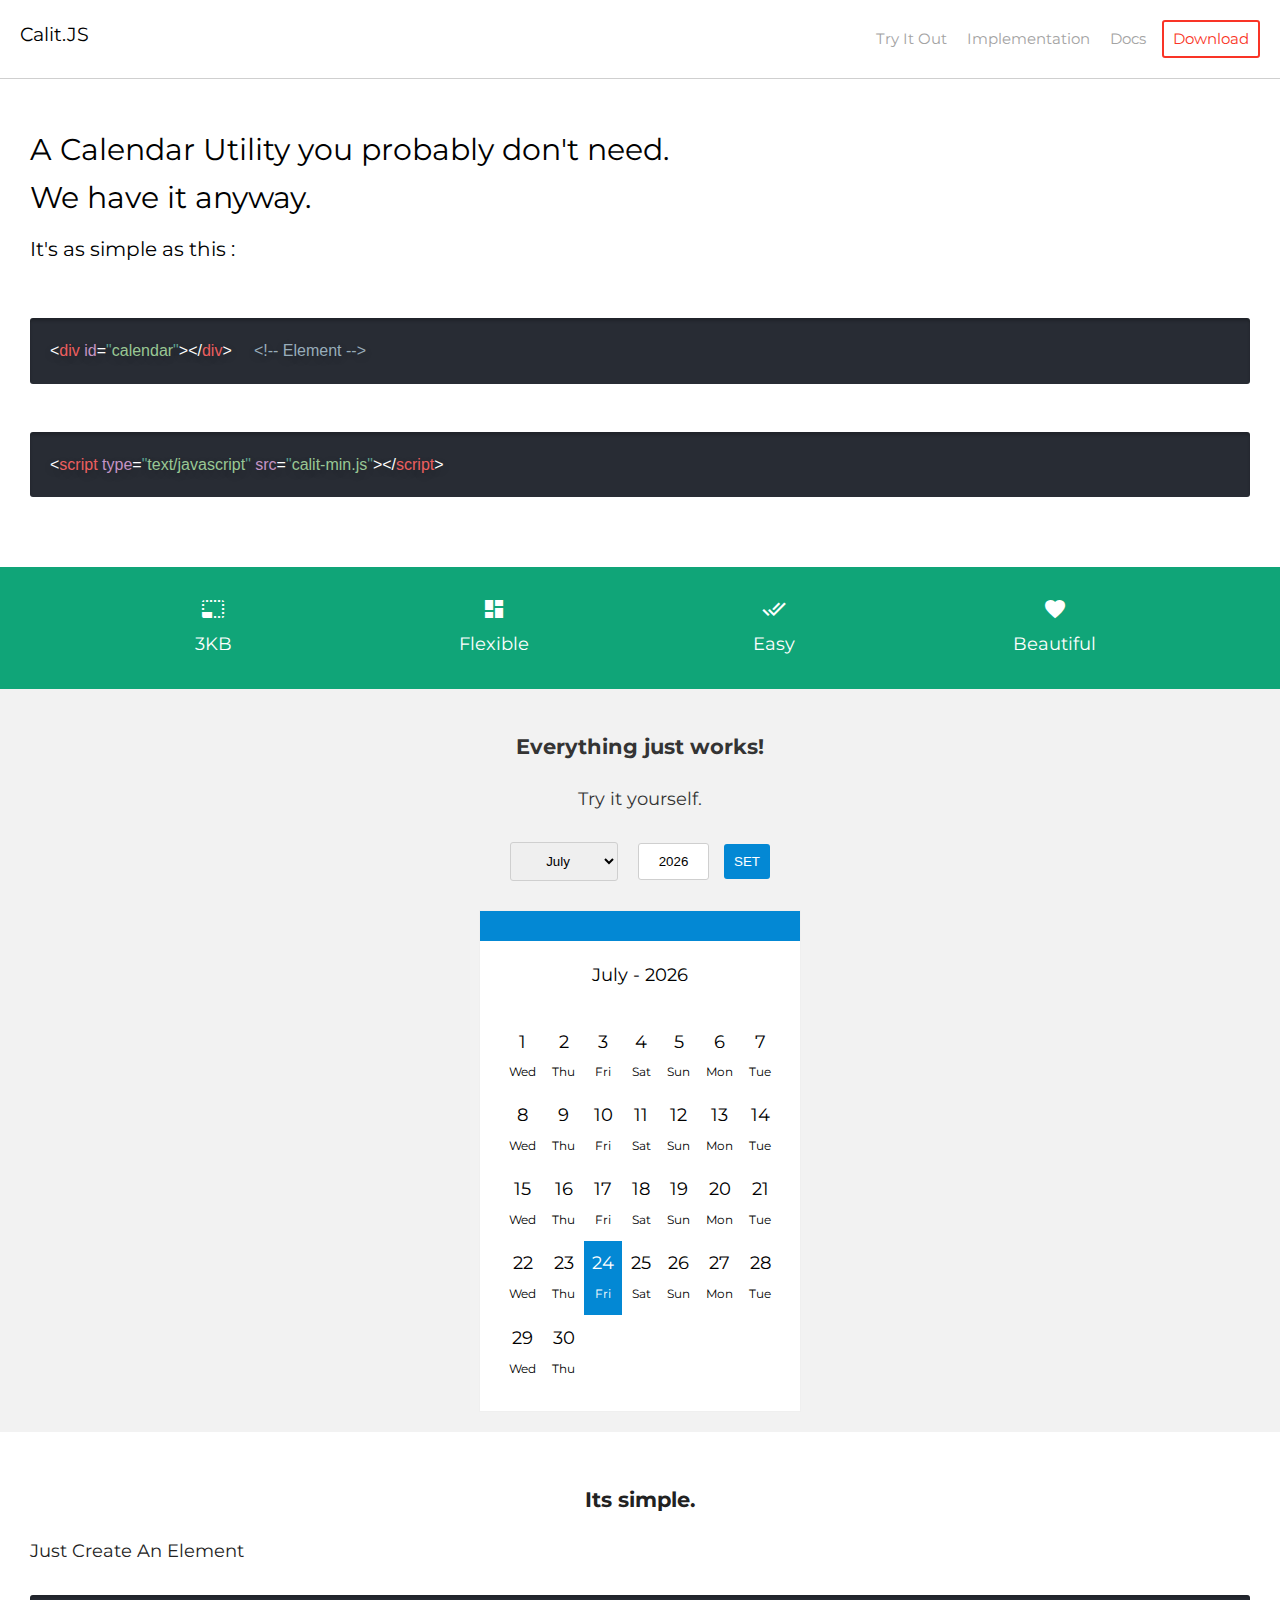
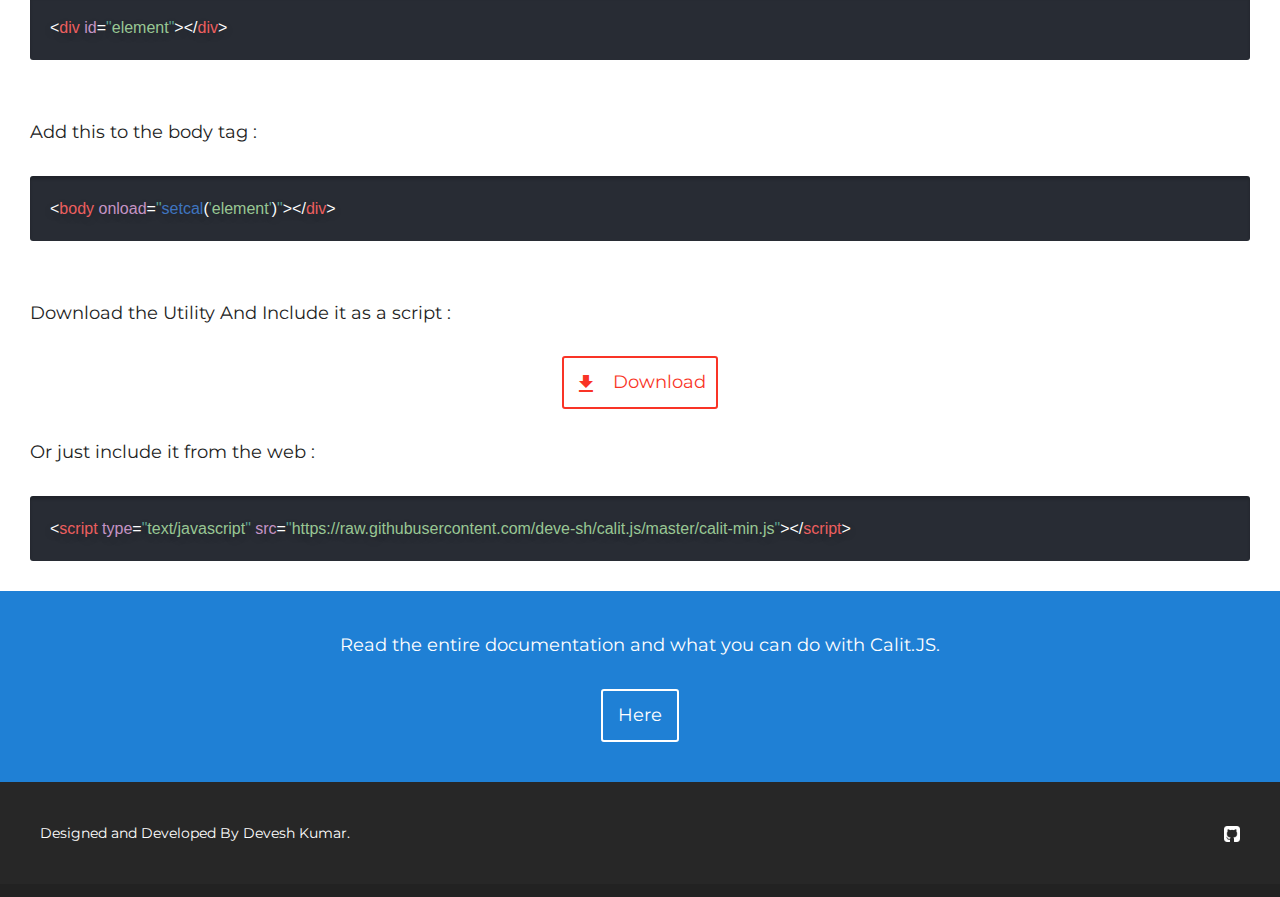
<file: index.html>
<!DOCTYPE html>
<html>
<head>
	<title>Calit.JS - A Fluid JavaScript Calendar Utility</title>

	<!-- META TAGS -->

	<meta name="viewport" content="width=device-width, initial-scale=1.0">
	<meta name="author" content="Devesh Kumar">
	<meta charset="utf-8">
	<meta name="keywords" content="Calendar, Utility, Calendar Utility, JavaScript, JavaScript Calendar Utility">

	<!-- STLYESHEETS -->

	<link rel="stylesheet" href="style.css">
	<link rel="stylesheet" media="screen and (max-width: 750px)" href="smallscreen.css">
	<link rel="stylesheet" media="screen and (max-width: 600px)" href="ultrasmall.css">
	<link rel="icon" href="icon.png">
	<link href="https://fonts.googleapis.com/css?family=Montserrat:100,200,300,400,500,600,700,800,900" rel="stylesheet">
	<link href="https://fonts.googleapis.com/icon?family=Material+Icons"
      rel="stylesheet">

	<!-- JQuery -->
	<script src="https://ajax.googleapis.com/ajax/libs/jquery/3.3.1/jquery.min.js"></script>
	<script>
	$(document).ready(function(){
	  // Add smooth scrolling to all links
	  $("a").on('click', function(event) {

	    // Make sure this.hash has a value before overriding default behavior
	    if (this.hash !== "") {
	      // Prevent default anchor click behavior
	      event.preventDefault();

	      // Store hash
	      var hash = this.hash;

	      // Using jQuery's animate() method to add smooth page scroll
	      // The optional number (800) specifies the number of milliseconds it takes to scroll to the specified area
	      $('html, body').animate({
	        scrollTop: $(hash).offset().top
	      }, 800, function(){

	        // Add hash (#) to URL when done scrolling (default click behavior)
	        window.location.hash = hash;
	      });
	    } // End if
	  });
	});
	</script>
</head>
<body onload="setmonth();check();" onresize="check()">
	<header>
		<div class="left">
		    Calit.JS
	    </div>
	    <div class="menu">
	    	<a href="#second">Try It Out</a>
	    	&nbsp&nbsp&nbsp
	    	<a href="#third">Implementation</a>
	    	&nbsp&nbsp&nbsp
	    	<a href="doc.html">Docs</a>
	    	&nbsp&nbsp
	    	<span class="downbutton" style="padding: 5px;"><a href='calit-min.js' target="_blank">Download</a></span>
	    </div>
	    <div class="smallmenu">
	    	<span onclick='openNav()'><i class="material-icons md-32">reorder</i></span>
	    </div>
	    <div id="mySidenav" class="sidenav" align="center">
		  <a href="javascript:void(0)" class="closebtn" onclick="closeNav()">&times;</a>
		  <a href="#second" onclick="closeNav()">Try It Out</a>

	    	<a href="#third" onclick="closeNav()">
	    	
	    	<br>
	    	Implementation</a>
	    	
	    	<br>
	    	<a href="doc.html" onclick="closeNav()">Documentation</a>
	    	<br>
	    	<span class="downbutton" style="padding: 5px;" onclick="closeNav()"><a href='calit-min.js' target="_blank">Download</a></span>
	    	<br><br>
	    	<div align="center"><hr width="70%" style="background: #ffffff; height : 2px; border: none;"></div>
		</div>
	</header>
	<div id="first">
		<br/>
		<br/>
		A Calendar Utility you probably don't need. <br>We have it anyway.
		<br>
		<span class="smalltext">It's as simple as this : </span>
		<br>
		<br>
		<div class="atom">
			<span><</span><span class="tag">div</span> <span class="att">id</span>=<span class="aps">"</span><span class="str">calendar</span><span class="aps">"</span><span>></span><span><</span>/<span class="tag">div</span><span>></span>
			&nbsp&nbsp&nbsp&nbsp<span class="comment"><span><</span>!-- Element  --<span>></span></span>
		</div>
		<br/>
		<div class="atom">
			<span><</span><span class='tag'>script</span> <span class="att">type</span>=<span class="aps">"</span><span class="str">text/javascript</span><span class="aps">"</span> <span class="att">src</span>=<span class="aps">"</span><span class="str">calit-min.js</span><span class="aps">"</span><span>></span><span><</span>/<span class='tag'>script</span><span>></span>
		</div>
	</div>
	<div id='features' align="center">
		<div>
		<div class="leftcard" style="margin-left: 5%;">
			<i class="material-icons">photo_size_select_small</i>
			<br>3KB</div>&nbsp&nbsp
		<div class="leftcard">
			<i class="material-icons">dashboard</i><br>Flexible</div>
		<div class="leftcard">
		<i class="material-icons">
done_all
</i><br>Easy</div>
        <div class="leftcard">
        	<i class="material-icons">
favorite
</i><br>
Beautiful
        </div>
    </div>
	</div>
	<div id='second' align="center">
		<h3>Everything just works!</h3>
		Try it yourself.
		<br/><br/>
		<select id='month' onchange="setcal('calendar','',(this.selectedIndex).toString(),parseInt(document.getElementById('year').value))">
			<option>January</option>
			<option>February</option>
			<option>March</option>
			<option>April</option>
			<option>May</option>
			<option>June</option>
			<option>July</option>
			<option>August</option>
			<option>September</option>
			<option>October</option>
			<option>November</option>
			<option>December</option>
		</select>
		&nbsp&nbsp
		<input id='year' placeholder="Year" min="1000" max="2100" type="number"> &nbsp&nbsp<button onclick="setcal('calendar','',document.getElementById('month').selectedIndex,document.getElementById('year').value)">SET</button>
		<br/>
		<br/>
		<div class="calender"><div id='calendar'></div></div>
	</div>
	<div align="center" id='third'>
		<h3>Its simple.</h3>
		<div align='left'>
			Just Create An Element 
			<br/>
			<br/>
			<div class="atom">
			<span><</span><span class="tag">div</span> <span class="att">id</span>=<span class="aps">"</span><span class="str">element</span><span class="aps">"</span><span>></span><span><</span>/<span class="tag">div</span><span>></span>
		    </div>
		    <br/><br/>
		    Add this to the body tag :
		    <br/><br/>
		    <div class="atom">
			<span><</span><span class="tag">body</span> <span class="att">onload</span>=<span class="aps">"</span><span class="javascript">setcal</span>(<span class="aps">'</span><span class='str'>element</span><span class="aps">'</span>)<span class="aps">"</span><span>></span><span><</span>/<span class="tag">div</span><span>></span>
		    </div>
		    <br/><br/>
		    Download the Utility And Include it as a script : 
		    <br/><br/>
		</div>
		<a href="calit-min.js" target="_blank"><div class="downbutton"><i class="material-icons" style="vertical-align: middle;">get_app</i> &nbsp&nbspDownload</div></a>
		<div align="left">
			<br/>
			Or just include it from the web : 
			<br><br>
			<div class="atom">
				<span><</span><span class='tag'>script</span> <span class="att">type</span>=<span class="aps">"</span><span class="str">text/javascript</span><span class="aps">"</span> <span class="att">src</span>=<span class="aps">"</span><span class="str">https://raw.githubusercontent.com/deve-sh/calit.js/master/calit-min.js</span><span class="aps">"</span><span>></span><span><</span>/<span class='tag'>script</span><span>></span>
			</div>
		</div>
	</div>
	<div align="center" id='fourth'>
		Read the entire documentation and what you can do with Calit.JS.
		<br/>
		<br/>
		<a href="doc.html"><div class="gobutton">Here</div></a>
		<br/>
	</div>
	<footer>
		<div class="left">
			Designed and Developed By <a href="https://deve-sh.github.io" target="_blank">Devesh Kumar</a>.
	    </div>
	    <div class="right" align="right">
	    	<a href="https://github.com/deve-sh/calit.js" target="_blank"><img src='git.png' width="16" height="16"></a>
	    </div>
	</footer>

<script type="text/javascript" src="webscripts.js"></script>
<script type="text/javascript" src="calit.js"></script>
</body>
</html>
</file>
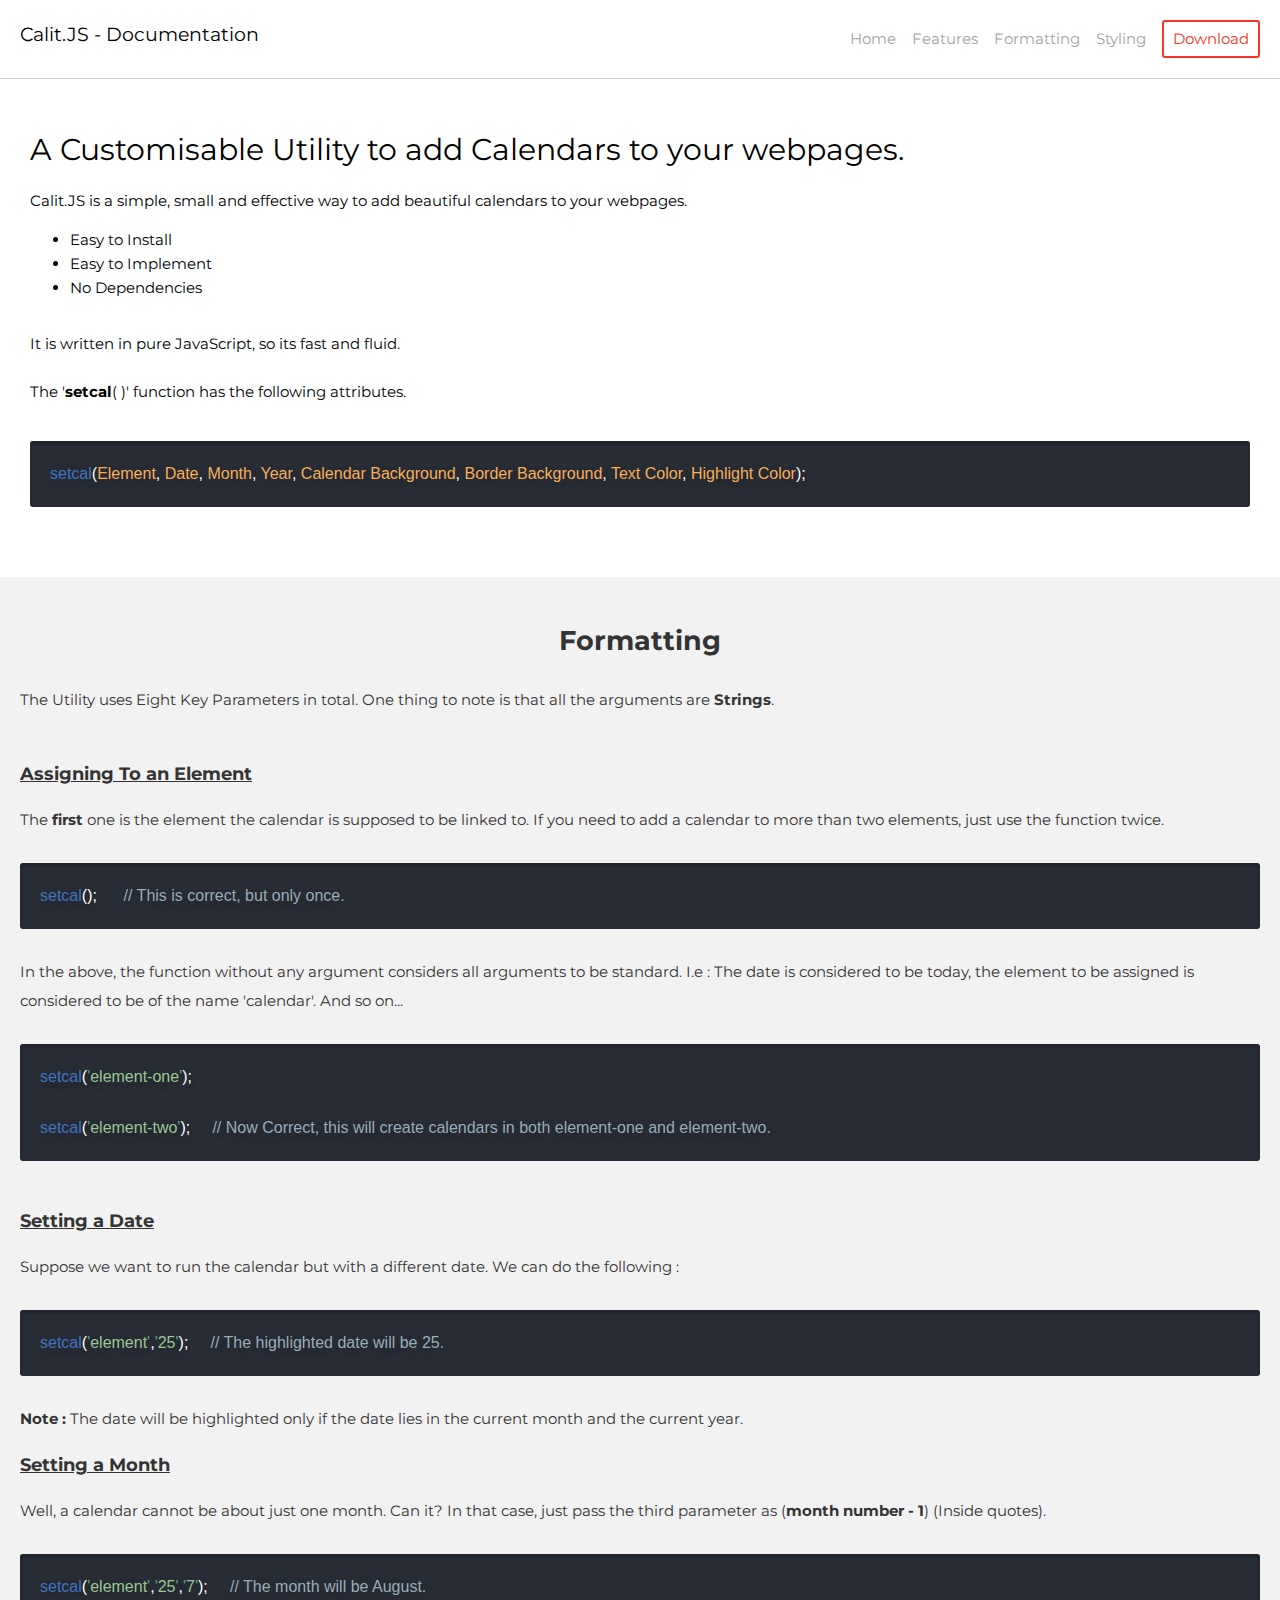
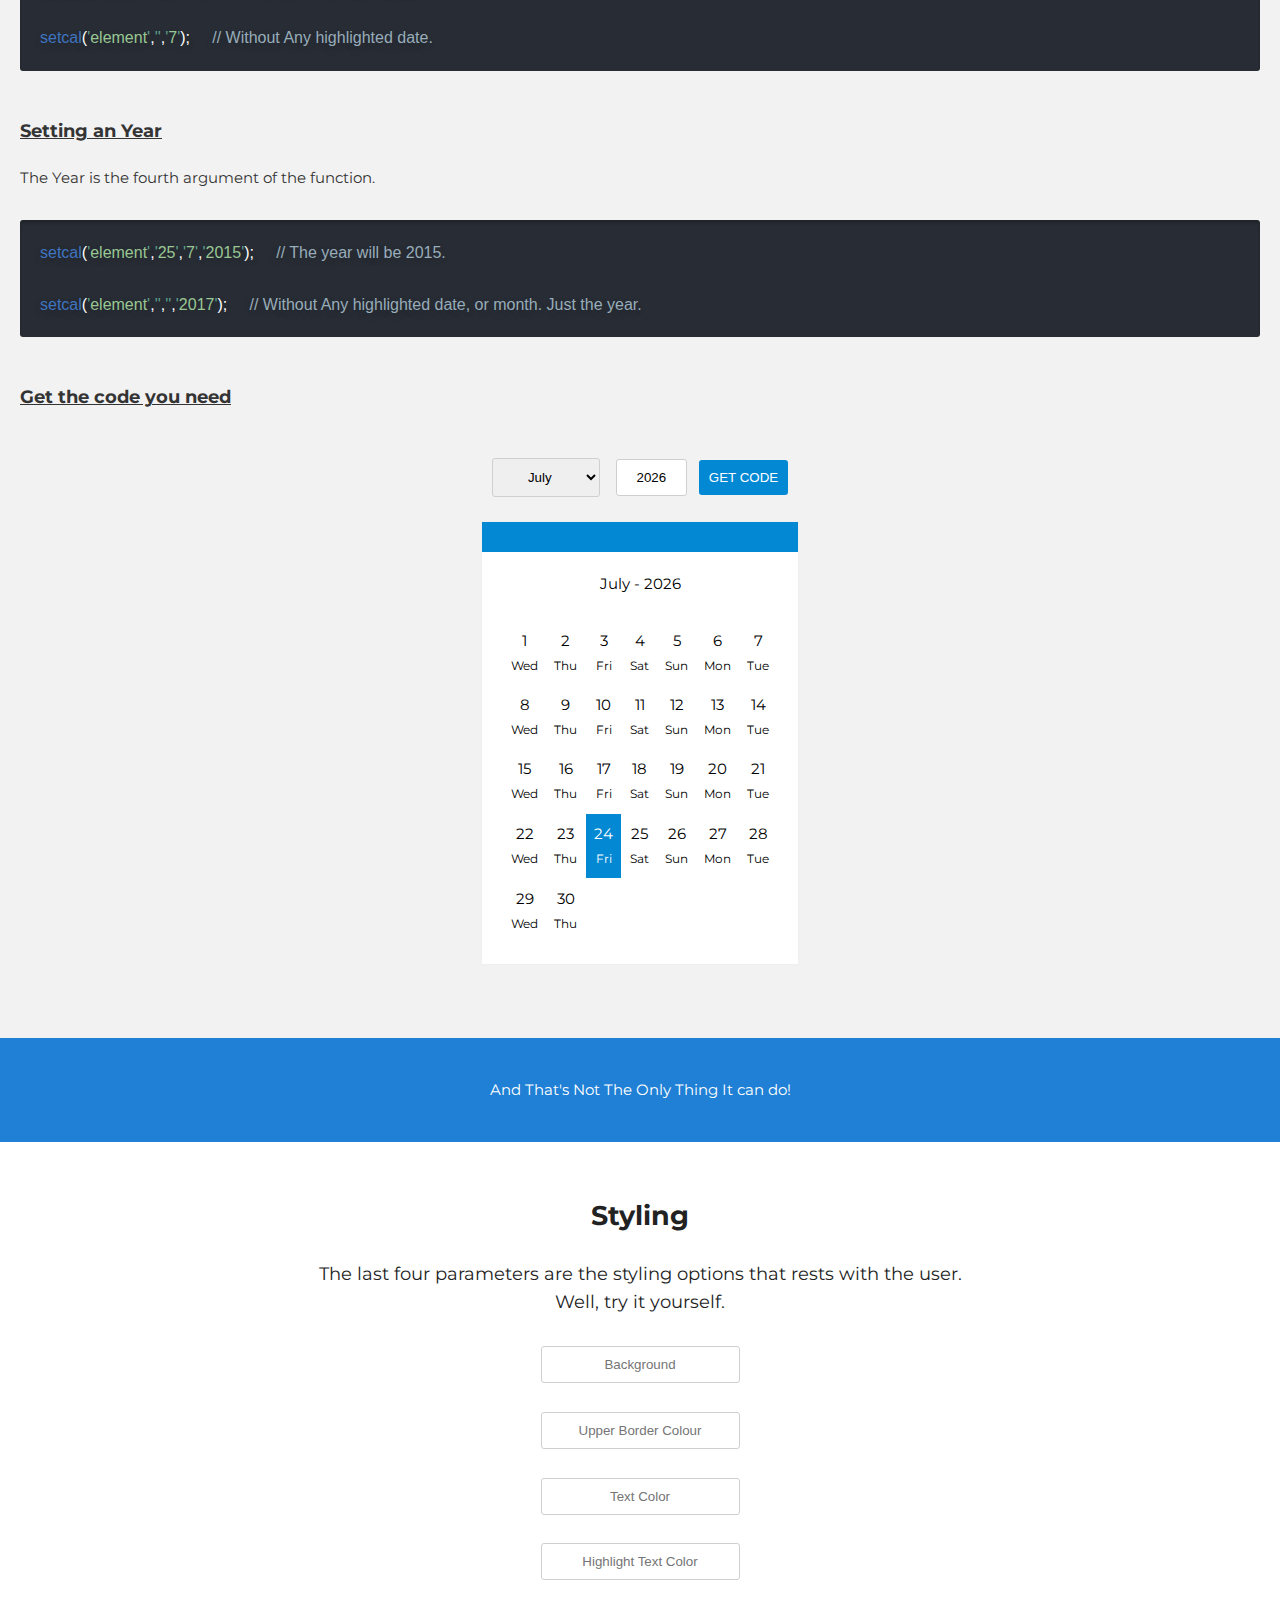
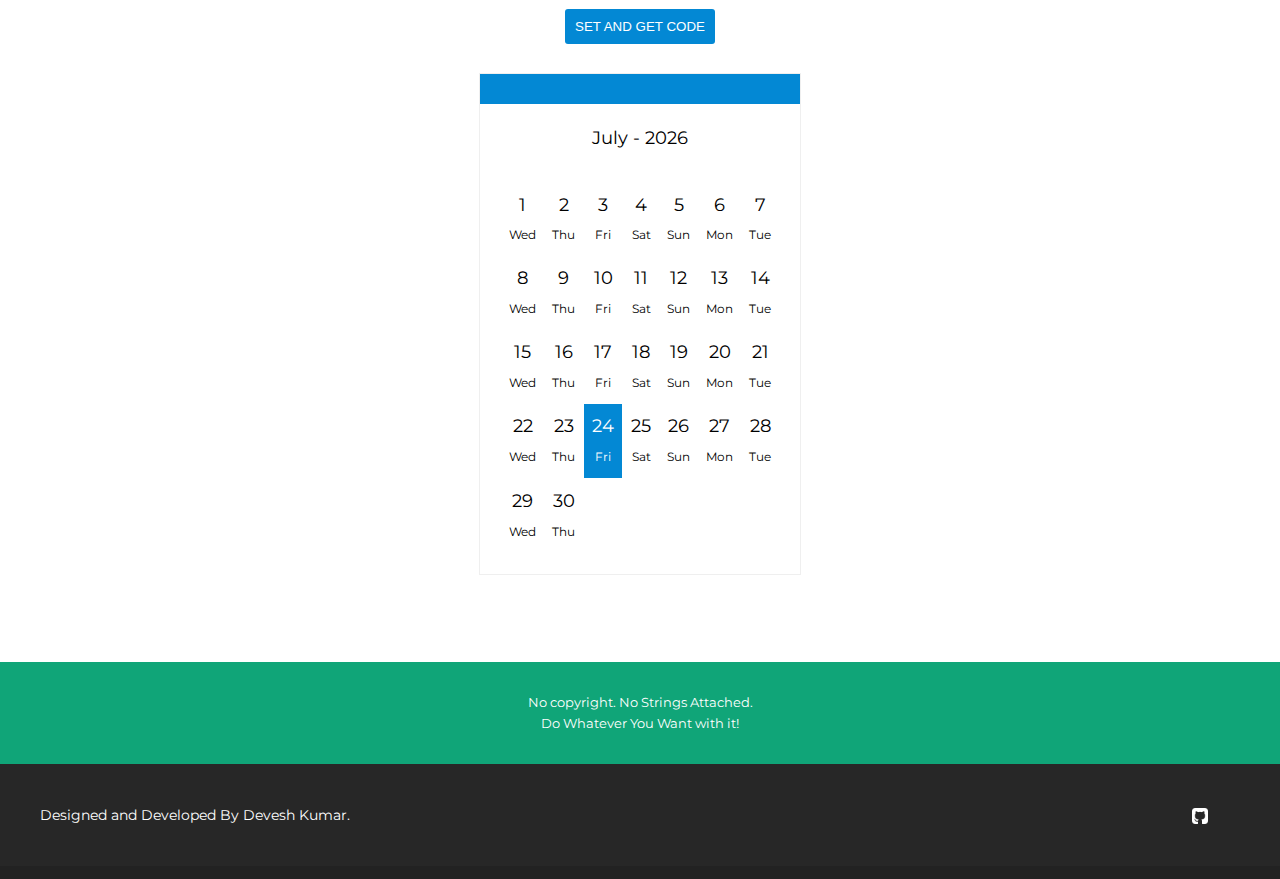
<file: doc.html>
<!DOCTYPE html>
<html>
<head>
	<title>Calit.JS - Documentation</title>

	<!-- META TAGS -->

	<meta name="viewport" content="width=device-width, initial-scale=1.0">
	<meta name="author" content="Devesh Kumar">
	<meta charset="utf-8">
	<meta name="keywords" content="Calendar, Utility, Calendar Utility, JavaScript, JavaScript Calendar Utility, Documentation">

	<!-- STLYESHEETS -->

	<link rel="stylesheet" href="style.css">
	<link rel="stylesheet" media="screen and (max-width: 750px)" href="smallscreen.css">
	<link rel="stylesheet" media="screen and (max-width: 600px)" href="ultrasmall.css">
	<link rel="icon" href="icon.png">
	<link href="https://fonts.googleapis.com/css?family=Montserrat:100,200,300,400,500,600,700,800,900" rel="stylesheet">
	<link href="https://fonts.googleapis.com/icon?family=Material+Icons"
      rel="stylesheet">

	<!-- JQuery -->
	<script src="https://ajax.googleapis.com/ajax/libs/jquery/3.3.1/jquery.min.js"></script>
	<script>
	$(document).ready(function(){
	  // Add smooth scrolling to all links
	  $("a").on('click', function(event) {

	    // Make sure this.hash has a value before overriding default behavior
	    if (this.hash !== "") {
	      // Prevent default anchor click behavior
	      event.preventDefault();

	      // Store hash
	      var hash = this.hash;

	      // Using jQuery's animate() method to add smooth page scroll
	      // The optional number (800) specifies the number of milliseconds it takes to scroll to the specified area
	      $('html, body').animate({
	        scrollTop: (($(hash).offset().top)-20)
	      }, 800, function(){
	        // Add hash (#) to URL when done scrolling (default click behavior)
	        window.location.hash = hash;
	      });
	    } // End if
	  });
	});
	</script>
</head>
<body onload="setmonth();setcal('stylecal')" onresize='check()'>
	<header>
		<div class="left">
		   Calit.JS <span class='followtext'>- Documentation</span>
	    </div>
	    <div class="menu">
	    	<a href="index.html">Home</a> &nbsp&nbsp
	    	<a href="#first">Features</a> &nbsp&nbsp
	    	<a href="#second">Formatting</a> &nbsp&nbsp
	    	<a href="#third">Styling</a> &nbsp&nbsp
	    	<span class="downbutton" style="padding: 5px;"><a href='calit-min.js' target="_blank">Download</a></span>
	    </div>
	    <div class="smallmenu">
	    	<span onclick='openNav()'><i class="material-icons md-32">reorder</i></span>
	    </div>
	</header>
	<div id="mySidenav" class="sidenav" align="center">
		  <a href="javascript:void(0)" class="closebtn" onclick="closeNav()">&times;</a>
		  <br>
		  <a href="index.html" onclick="closeNav()">Home</a>
	    	<a href="#first" onclick="closeNav()">Features</a>
	    	<a href="#second" onclick="closeNav()">Formatting</a>
	    	<a href="#third" onclick="closeNav()">Styling</a>
	    	<br>
	    	<span class="downbutton" style="padding: 5px;" onclick="closeNav()"><a href='calit-min.js' target="_blank">Download</a></span>
	    	<br><br>
	    	<div align="center"><hr width="70%" style="background: #ffffff; height : 2px; border: none;"></div>
	</div>
	<div id='first'>
		<br><br>
		A Customisable Utility to add Calendars to your webpages.
		<br>
		<p style="font-size: 15px;">
			Calit.JS is a simple, small and effective way to add beautiful calendars to your webpages.<br/>
			<ul style="font-size: 15px;">
				<li>Easy to Install</li>
				<li>Easy to Implement</li>
				<li>No Dependencies</li>
			</ul>

			<span style='font-size: 15px;'>It is written in pure JavaScript, so its fast and fluid.
				<br>
				The '<b>setcal</b>( )' function has the following attributes.</span>
		</p>
		<div class="atom">
			<span class="javascript">setcal</span>(<span class="arg">Element</span>, <span class="arg">Date</span>, <span class="arg">Month</span>, <span class="arg">Year</span>, <span class="arg">Calendar Background</span>, <span class="arg">Border Background</span>,
			<span class="arg">Text Color</span>, <span class="arg">Highlight Color</span>);
		</div>
	</div>
	<div id="second">
		<div align="center"><h2>Formatting</h2></div>
		<span style="font-size: 15px;">
		The Utility uses Eight Key Parameters in total. One thing to note is that all the arguments are <b>Strings</b>.
		<br><br>
		<h3><u>Assigning To an Element</u></h3>
		The <b>first</b> one is the element the calendar is supposed to be linked to. If you need to add a calendar to more than two elements, just use the function twice.
		<br><br>
		<div class="atom">
			<span class="javascript">setcal</span>();
			 &nbsp&nbsp&nbsp <span class="comment">&nbsp// This is correct, but only once.</span>
		</div>
		<br>
		In the above, the function without any argument considers all arguments to be standard. I.e : The date is considered to be today, the element to be assigned is considered to be of the name 'calendar'. And so on...
       <br>
       <br>
		<div class="atom">
			<span class='javascript'>setcal</span>(<span class="aps">'</span><span class="str">element-one</span><span class="aps">'</span>);
			<br><br>
			<span class="javascript">setcal</span>(<span class="aps">'</span><span class="str">element-two</span><span class="aps">'</span>);

			<span class="comment"> &nbsp&nbsp&nbsp // Now Correct, this will create calendars in both element-one and element-two.</span>
		</div>
		<br>
		<h3><u>Setting a Date</u></h3>
		Suppose we want to run the calendar but with a different date. We can do the following : 
		<br><br>
		<div class="atom">
			<span class="javascript">setcal</span>(<span class="aps">'</span><span class="str">element</span><span class="aps">'</span>,<span class="aps">'</span><span class="str">25</span><span class="aps">'</span>);  &nbsp&nbsp&nbsp <span class="comment">// The highlighted date will be 25.</span>
		</div>
		<br>
		<b>Note : </b>The date will be highlighted only if the date lies in the current month and the current year.
		<br>
		<h3><u>Setting a Month</u></h3>
		Well, a calendar cannot be about just one month. Can it? In that case, just pass the third parameter as (<b>month number - 1</b>) (Inside quotes).
		<br><br>
		<div class="atom">
			<span class="javascript">setcal</span>(<span class="aps">'</span><span class="str">element</span><span class="aps">'</span>,<span class="aps">'</span><span class="str">25</span><span class="aps">'</span>,<span class="aps">'</span><span class="str">7</span><span class="aps">'</span>);   &nbsp&nbsp&nbsp
			<span class="comment">// The month will be August.</span>

			<br><br>

			<span class="javascript">setcal</span>(<span class="aps">'</span><span class="str">element</span><span class="aps">'</span>,<span class="aps">'</span><span class="str"></span><span class="aps">'</span>,<span class="aps">'</span><span class="str">7</span><span class="aps">'</span>);   &nbsp&nbsp&nbsp
			<span class="comment">// Without Any highlighted date.</span>

		</div>
		<br>
		<h3><u>Setting an Year</u></h3>
		The Year is the fourth argument of the function.
		<br>
		<br>
		<div class="atom">
		<span class="javascript">setcal</span>(<span class="aps">'</span><span class="str">element</span><span class="aps">'</span>,<span class="aps">'</span><span class="str">25</span><span class="aps">'</span>,<span class="aps">'</span><span class="str">7</span><span class="aps">'</span>,<span class="aps">'</span><span class="str">2015</span><span class="aps">'</span>);   &nbsp&nbsp&nbsp
			<span class="comment">// The year will be 2015.</span>

			<br><br>

			<span class="javascript">setcal</span>(<span class="aps">'</span><span class="str">element</span><span class="aps">'</span>,<span class="aps">'</span><span class="str"></span><span class="aps">'</span>,<span class="aps">'</span><span class="aps">'</span>,<span class="aps">'</span><span class="str">2017</span><span class="aps">'</span>);   &nbsp&nbsp&nbsp
			<span class="comment">// Without Any highlighted date, or month. Just the year.</span>
		</div>

		<br>
		<h3><u>Get the code you need</u></h3>
		<br/>
		<div align="center">
		<select id='month' onchange="setcal('calendar','',this.selectedIndex,document.getElementById('year').value,document.getElementById('backg').value.toString(),document.getElementById('upperback').value.toString(),document.getElementById('textcol').value.toString(),document.getElementById('highcol').value.toString());getcode();getcode();">
			<option>January</option>
			<option>February</option>
			<option>March</option>
			<option>April</option>
			<option>May</option>
			<option>June</option>
			<option>July</option>
			<option>August</option>
			<option>September</option>
			<option>October</option>
			<option>November</option>
			<option>December</option>
		</select>
		&nbsp&nbsp
		
		<input id='year' placeholder="Year" min="1000" max="2100" type="number"> &nbsp&nbsp<button onclick="setcal('calendar','',document.getElementById('month').selectedIndex,document.getElementById('year').value,document.getElementById('backg').value.toString(),document.getElementById('upperback').value.toString(),document.getElementById('textcol').value.toString(),document.getElementById('highcol').value.toString());getcode();">GET CODE</button>
		<br/>
		<br/>
		<div class="calender"><div id='calendar'></div></div>
		<br>
		<div class="atom" id='coder' style="display: none;" align="left"></div>
	</div>
	<br/>
	   </span>

	</div>
	<div id="fourth" align="center" style="font-size: 15px;">
		And That's Not The Only Thing It can do!
	</div>
	<div id="third" align="center">
		<h2>Styling</h2>
		The last four parameters are the styling options that rests with the user.
		<br>Well, try it yourself.
		<br><br>
		<input type="text" placeholder="Background" id='backg'>
		<br><br><input type="text" placeholder="Upper Border Colour" id='upperback'>
		<br><br><input type="text" placeholder="Text Color" id='textcol'>
		<br><br><input type="text" placeholder="Highlight Text Color" id='highcol'>
		<br><br>
		<button onclick="setcal('stylecal','',document.getElementById('month').selectedIndex,document.getElementById('year').value,document.getElementById('backg').value.toString(),document.getElementById('upperback').value.toString(),document.getElementById('textcol').value.toString(),document.getElementById('highcol').value.toString());stylecode();">SET AND GET CODE</button>
		<br/>
		<br>
		
		<div class="calender"><div id='stylecal'></div></div>
	
		<br/><br>
		<div id='coderpa' style="display: none;" class="atom" align="left"></div>
	</div>
	<div id='features' align="center" style="font-size: 13px;">
		No copyright. No Strings Attached.<br>Do Whatever You Want with it!
	</div>
	<footer>
		<div class="left">
			Designed and Developed By <a href="https://deve-sh.github.io" target="_blank">Devesh Kumar</a>.
		</div>
		<div class="right">
			<a href="https://github.com/deve-sh/calit.js" target="_blank"><img src='git.png' width="16" height="16"></a>
		</div>
	</footer>
	<script type="text/javascript" src="webscripts.js"></script>
	<script type="text/javascript" src="calit-min.js"></script>
</body>
</html>
</file>
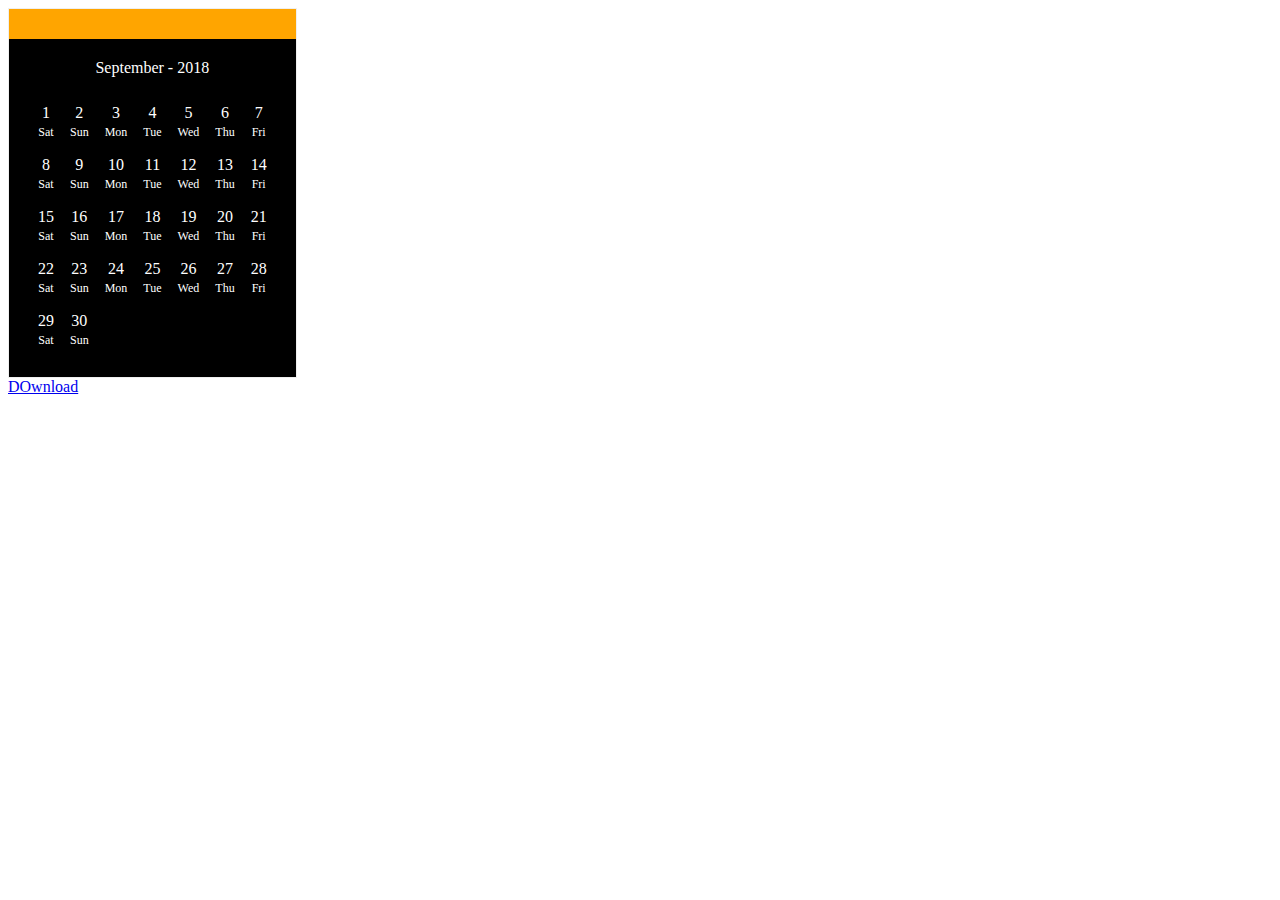
<file: test.html>
<!DOCTYPE html>
<html>
<head>
	<title>Test</title>
</head>
<body onload="setcal('','','8','2018','#000000','orange','#FFFFFF')">
<div id='calendar'></div>
<script type="text/javascript" src="calit.js"></script>
<br>
<a href="https://raw.githubusercontent.com/deve-sh/calit.js/master/calit.js" download="calit.js">DOwnload</a>
</body>
</html>
</file>
<file: style.css>
*{
	transition: 0.4s;
	box-sizing: border-box;
	-webkit-box-sizing: border-box;
	-moz-box-sizing : border-box;
}

body{
	margin: 0px;
	font-family: Montserrat,sans-serif;
	padding: 0px;
	background: #ffffff;
	color: #000000;
	line-height: 1.6;
	font-size: 18px;
	width: 100%;
	max-width: 100vw;
	overflow-x: hidden;
}

header{
   background: #ffffff;
   border-bottom: 1px solid #cfcfcf;
   font-family: Montserrat,sans-serif;
   position: fixed;
   width: 100%;
   padding: 0px;
   font-size: 19px;
   max-width: 100vw;
}

header .left{
	padding: 20px;
	float: left;
	width: 40%;
}

#first{
   height: auto;
   padding: 30px;
   color: #000000;
   font-size: 30px;
   padding-bottom: 70px;
}

.smalltext{
   font-size: 20px;
}

.atom{
	background: #282c34;
	color: #ffffff;
	padding: 20px;
	text-shadow: 0 3px 10px rgba(0,0,0,.2);
	font-family: Consolas,sans-serif;
	font-size : 16px;
	border-radius: 3px;
	box-shadow: inset 0 3px 3px rgba(0,0,0,.2);
	overflow-x: auto;
}

/* Sub Codes */

.tag{
	color: #EC5F5F;
}

.att{
	color: #C594C5;
}

.aps{
	color: #5CA18F;
}

.str{
	color: #99C794;
}

.comment{
	color: #98ADBA;
}

#second{
	background: #f2f2f2;
	color: #343434;
	padding: 20px;
	width: 100%;
	max-width: 100vw;
	height: auto;
}

#fourth{
	background: #1f80d5;
	color: #ffffff;
	padding: 40px;
	width: 100%;
	max-width: 100vw;
	height: auto;
}

select{
	padding: 10px;
	border-radius: 3px;
	border : 1px solid #cfcfcf;
	outline: none;
	text-align: center;
}

input{
	padding: 10px;
	text-align: center;
	border-radius: 3px;
	border: 1px solid #cfcfcf;
	outline: none;
}

button{
	color: #ffffff;
	padding: 10px;
	border-radius: 3px;
	background: #0388d4;
	border: none;
	outline: none;
}

button a{
	color: #ffffff;
	text-decoration: none;
}

input[type='number'] {
    -moz-appearance:textfield;
}
input[type=number]::-webkit-inner-spin-button,
input[type=number]::-webkit-outer-spin-button {
    -webkit-appearance: none;
    margin: 0;
}

/* Overhead Menu */

.menu{
	background: #ffffff;
	float: right;
	padding: 20px;
	font-size: 15px;
	display: inline-block;
	color: #000000;
}

.menu a{
	color: #a3a3a3;
	text-decoration: none;
}

.menu a:hover{
	color: #000000;
}

.smallmenu a{
	color: #000000;
	text-decoration: none;
}

.menu button{
	background: #ffffff;
	border: 2px solid #f93426;
	border-radius: 3px;
	padding: 10px;
	display: inline-block;
}

.menu button a{
	color: #ffffff;
	text-decoration: none;
}

.smallmenu{
	background : #ffffff;
	padding: 18px;
	float: right;
	color: #000000;
	display: none;
}

#third{
	background: #ffffff;
	color: #222222;
	padding: 30px;
	height: auto;
	width: 100%;
	max-width: 100vw;
}

.menu .downbutton a{
	color: #f93426;
	padding-left: 4px;
	padding-right: 4px;
}

.menu .downbutton:hover a{
	color: #ffffff;
}

.material-icons.md-48{
	font-size: 48px;
}

.material-icons.md-32{
	font-size: 32px;
}

.javascript{
	color: #3F75C0;
}

.downbutton{
	color: #f93426;
	border-radius: 3px;
	padding: 10px;
	background: transparent;
	display: inline-block;
	border: 2px solid #f93426;
	transition: 0.01s;
}

.downbutton:hover{
	color: #ffffff;
	background: #f93426;
}

.gobutton{
	color: #ffffff;
	border-radius: 3px;
	padding: 10px;
	padding-left: 15px;
	padding-right: 15px;
	background: transparent;
	display: inline-block;
	border: 2px solid #ffffff;
	transition: 0.01s;
}

.gobutton:hover{
	color: #3F75C0;
	background: #ffffff;
}

a{
	text-decoration: none;
}

.arg{
	color: #F9AE58;
}

.func{
	color: #5FB3B3;
}

footer{
	color: #ffffff;
	overflow: hidden;
	background: #272727;
	font-size: 14px;
	width: 100%;
	max-width: 100vw;
	padding: 0px;
	border-bottom: 13px solid #222222;
}

footer .left{
	width: 75%;
	float: left;
	padding: 40px;
}

footer .right{
	width: 10%;
	float: right;
	padding: 40px;
}

footer a{
	color: #ffffff;
	text-decoration: none;
}


.sidenav {
    height: 100%; /* 100% Full-height */
    width: 0; /* 0 width - change this with JavaScript */
    position: fixed; /* Stay in place */
    z-index: 1; /* Stay on top */
    top: 0; /* Stay at the top */
    left: 0;
    background-color: #111; /* Black*/
    overflow-x: hidden; /* Disable horizontal scroll */
    padding-top: 60px; /* Place content 60px from the top */
    transition: 0.5s; /* 0.5 second transition effect to slide in the sidenav */
}

/* The navigation menu links */
.sidenav a {
    padding: 8px;
    text-decoration: none;
    font-size: 16px;
    color: #818181;
    display: block;
    transition: 0.3s;
}

/* When you mouse over the navigation links, change their color */
.sidenav a:hover {
    color: #f1f1f1;
}

/* Position and style the close button (top right corner) */
.sidenav .closebtn {
    position: absolute;
    top: 0;
    right: 25px;
    font-size: 36px;
    margin-left: 50px;
}

/* Style page content - use this if you want to push the page content to the right when you open the side navigation */
#main {
    transition: margin-left .5s;
    padding: 20px;
}

/* On smaller screens, where height is less than 450px, change the style of the sidenav (less padding and a smaller font size) */
@media screen and (max-height: 450px) {
    .sidenav {padding-top: 15px;}
    .sidenav a {font-size: 18px;}
}

#features{
	background : #10a578;
	color: #ffffff;
	overflow: hidden;
	padding: 30px;
}

.leftcard{
	width: 20%;
	color: #ffffff;
	float: left;
	margin-left: 3%;
}

/* width */
::-webkit-scrollbar {
    width: 5px;
}

/* Track */
::-webkit-scrollbar-track {
    background: transparent; 
}

/* Handle */
::-webkit-scrollbar-thumb {
    background: #888; 
}

/* Handle on hover */
::-webkit-scrollbar-thumb:hover {
    background: #555; 
}

img{
	vertical-align: middle;
}
</file>
<file: smallscreen.css>
#first{
	height: auto;
}

.menu{
	display: none;
}

.smallmenu{
	display: inline-block;
}

.followtext{
	display: none;
}
</file>
<file: ultrasmall.css>
#first{
	font-size: 23px;
	height: auto;
}

.smalltext{
	font-size: 16px;
}

.atom{
	font-size: 15px;
}

#calendar{
	text-align: left;
}

.calender{
	text-align: left;
	margin-left: -30px;
	max-width: 80%;
}

.footer .right{
	width: 25%;
}

.footer .left{
	width: 75%;
}
</file>
